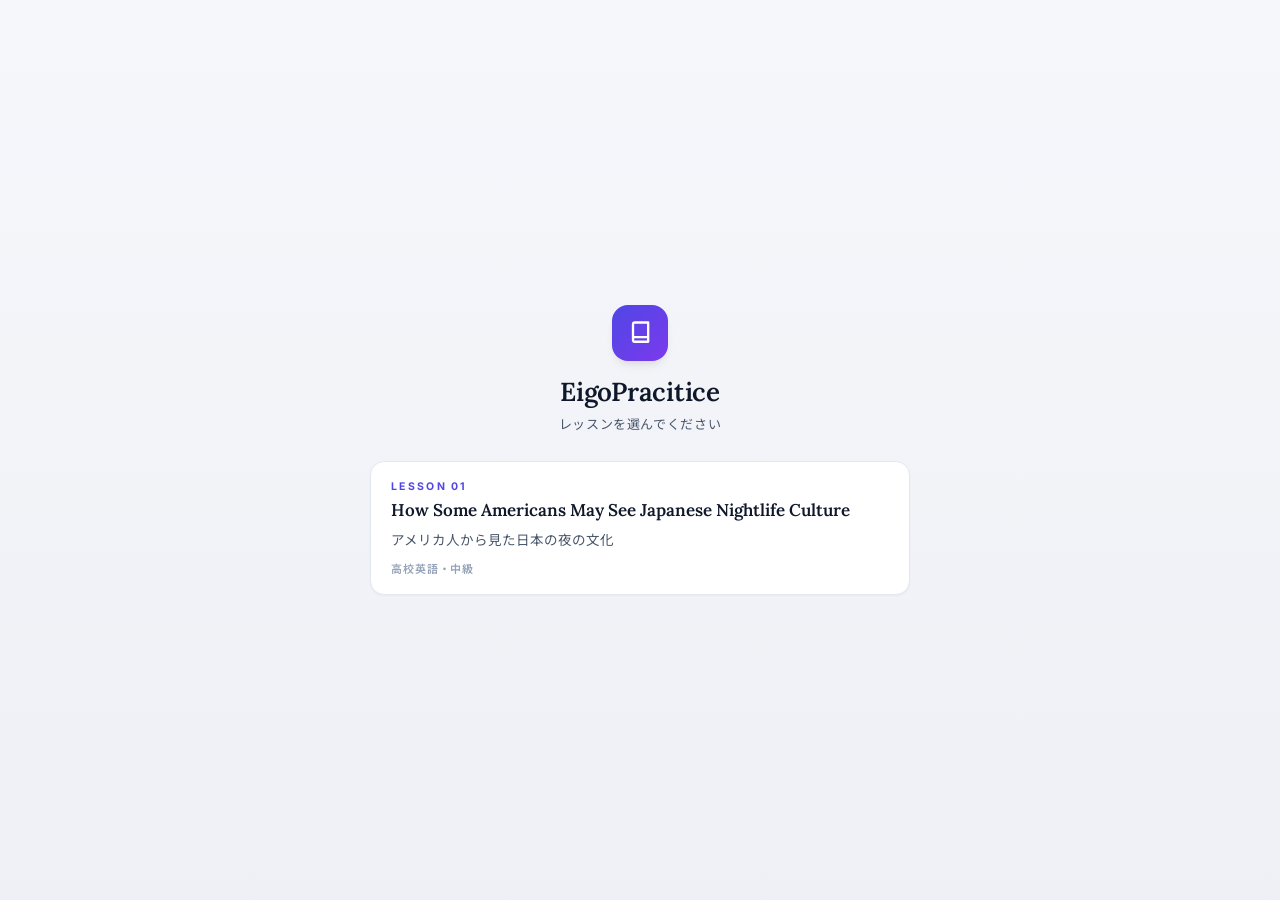
<file: index.html>
<!doctype html>
<html lang="ja">
<head>
  <meta charset="utf-8" />
  <title>EigoPracitice</title>
  <script>
    // Always redirect to /web/ with a unique timestamp so the HTML cache
    // is bypassed on every visit. The friend never has to clear cache.
    location.replace("web/?v=" + Date.now());
  </script>
  <noscript><meta http-equiv="refresh" content="0; url=web/" /></noscript>
</head>
<body>
  <noscript><p>JavaScript を有効にしてください。<a href="web/">こちらをクリック</a></p></noscript>
</body>
</html>
</file>
<file: web/styles.css>
/* ========================================================================
   EigoPracitice — landscape-first study UI
   ======================================================================== */

:root {
  --bg: #f6f7fb;
  --surface: #ffffff;
  --surface-2: #f1f5f9;
  --surface-3: #e2e8f0;
  --border: #e2e8f0;
  --border-strong: #cbd5e1;

  --text: #0f172a;
  --text-muted: #475569;
  --text-faint: #94a3b8;

  --accent: #4f46e5;
  --accent-strong: #4338ca;
  --accent-soft: #eef2ff;
  --accent-ring: rgba(79, 70, 229, 0.18);

  --highlight-bg: #fef3c7;
  --highlight-bar: #f59e0b;

  --success: #16a34a;
  --success-soft: #dcfce7;
  --success-strong: #15803d;
  --danger: #dc2626;
  --danger-soft: #fee2e2;
  --danger-strong: #b91c1c;

  /* Sentence-pattern role colors */
  --role-S: #1d4ed8;
  --role-S-soft: #dbeafe;
  --role-V: #b91c1c;
  --role-V-soft: #fee2e2;
  --role-O: #15803d;
  --role-O-soft: #dcfce7;
  --role-C: #7c3aed;
  --role-C-soft: #ede9fe;
  --role-M: #64748b;
  --role-expl: #94a3b8;

  --shadow-xs: 0 1px 2px rgba(15, 23, 42, 0.04);
  --shadow-sm: 0 1px 2px rgba(15, 23, 42, 0.04), 0 1px 3px rgba(15, 23, 42, 0.06);
  --shadow-md: 0 4px 6px -1px rgba(15, 23, 42, 0.05), 0 8px 16px -8px rgba(15, 23, 42, 0.10);
  --shadow-lg: 0 10px 15px -3px rgba(15, 23, 42, 0.10), 0 20px 25px -5px rgba(15, 23, 42, 0.10);

  --radius-sm: 6px;
  --radius: 10px;
  --radius-lg: 14px;
  --radius-pill: 999px;

  --sb-w: 168px;
  --header-h: 48px;
  --legend-h: 32px;

  --font-sans: "Inter", "Noto Sans JP", -apple-system, BlinkMacSystemFont, "Segoe UI", "Hiragino Sans", "Yu Gothic UI", "Meiryo", system-ui, sans-serif;
  --font-serif: "Lora", "Iowan Old Style", "Charter", "Source Serif Pro", Cambria, Georgia, serif;
  --font-mono: ui-monospace, "SF Mono", "Cascadia Code", Menlo, Consolas, monospace;
}

*, *::before, *::after { box-sizing: border-box; }
html, body { margin: 0; padding: 0; height: 100%; }
html { -webkit-text-size-adjust: 100%; }
body {
  font-family: var(--font-sans);
  font-size: 15px;
  color: var(--text);
  background: var(--bg);
  -webkit-font-smoothing: antialiased;
  -moz-osx-font-smoothing: grayscale;
  overscroll-behavior: none;
  display: flex;
  height: 100vh;
  height: 100dvh;
  padding-left: env(safe-area-inset-left);
  padding-right: env(safe-area-inset-right);
}

button { font: inherit; color: inherit; cursor: pointer; -webkit-tap-highlight-color: transparent; }
::selection { background: var(--accent-soft); color: var(--text); }

kbd {
  font-family: var(--font-mono);
  font-size: 11px;
  font-weight: 600;
  background: var(--surface);
  border: 1px solid var(--border-strong);
  border-bottom-width: 2px;
  border-radius: 5px;
  padding: 1px 6px;
  color: var(--text-muted);
  box-shadow: var(--shadow-xs);
  display: inline-block;
  line-height: 1.4;
}

/* Custom scrollbar */
.passage-card, .passage-prose, .vocab-grid, .grammar-list, .quiz-list, .discussion-list {
  scrollbar-width: thin;
  scrollbar-color: var(--surface-3) transparent;
}
.passage-card::-webkit-scrollbar,
.passage-prose::-webkit-scrollbar,
.vocab-grid::-webkit-scrollbar,
.grammar-list::-webkit-scrollbar,
.quiz-list::-webkit-scrollbar,
.discussion-list::-webkit-scrollbar { width: 8px; height: 8px; }
.passage-card::-webkit-scrollbar-thumb,
.passage-prose::-webkit-scrollbar-thumb,
.vocab-grid::-webkit-scrollbar-thumb,
.grammar-list::-webkit-scrollbar-thumb,
.quiz-list::-webkit-scrollbar-thumb,
.discussion-list::-webkit-scrollbar-thumb {
  background: var(--surface-3);
  border-radius: var(--radius-pill);
}

/* ========================================================================
   Sidebar
   ======================================================================== */
.sidebar {
  width: var(--sb-w);
  flex-shrink: 0;
  background: var(--surface);
  border-right: 1px solid var(--border);
  display: flex;
  flex-direction: column;
  height: 100%;
  user-select: none;
}

.brand {
  padding: 0;
  border-bottom: 1px solid var(--border);
}
.brand-row {
  display: flex;
  align-items: center;
  gap: 10px;
  width: 100%;
  padding: 12px 14px 10px;
  background: transparent;
  border: 0;
  text-align: left;
  font-family: inherit;
  color: inherit;
  cursor: pointer;
  -webkit-tap-highlight-color: transparent;
  transition: background-color .12s;
}
.brand-back:hover { background: var(--surface-2); }
.brand-back:active { background: var(--surface-3); }
.brand-mark {
  width: 32px; height: 32px;
  border-radius: var(--radius);
  background: linear-gradient(135deg, var(--accent), #7c3aed);
  color: #fff;
  display: grid; place-items: center;
  box-shadow: var(--shadow-sm);
  flex-shrink: 0;
}
.brand-text { min-width: 0; flex: 1; }
.brand-name { font-size: 13px; font-weight: 700; letter-spacing: -0.01em; line-height: 1.1; }
.brand-sub {
  font-size: 11px; color: var(--text-muted); margin-top: 2px;
  line-height: 1.2;
  overflow: hidden; text-overflow: ellipsis; white-space: nowrap;
}

.tabs {
  display: flex; flex-direction: column;
  padding: 8px;
  gap: 2px;
  flex: 1;
}
.tab {
  display: flex; align-items: center; gap: 10px;
  height: 44px;
  padding: 0 10px 0 12px;
  border: 0;
  background: transparent;
  border-radius: var(--radius);
  font-size: 14px; font-weight: 500;
  color: var(--text-muted);
  text-align: left;
  transition: background-color .12s ease, color .12s ease;
  position: relative;
}
.tab span:not(.tab-key) { flex: 1; }
.tab .tab-key {
  font-family: var(--font-mono);
  font-size: 10px;
  font-weight: 600;
  color: var(--text-faint);
  background: var(--surface-2);
  border: 1px solid var(--border);
  border-radius: 4px;
  padding: 1px 5px;
  line-height: 1.3;
}
.tab:hover { background: var(--surface-2); color: var(--text); }
.tab:active { transform: translateY(0.5px); }
.tab.active {
  background: var(--accent-soft);
  color: var(--accent-strong);
  font-weight: 600;
}
.tab.active .tab-icon { color: var(--accent); }
.tab.active .tab-key { background: #fff; border-color: #c7d2fe; color: var(--accent); }
.tab-icon { color: var(--text-faint); transition: color .12s ease; flex-shrink: 0; }
.tab:hover .tab-icon { color: var(--text-muted); }

.sidebar-footer {
  padding: 8px;
  border-top: 1px solid var(--border);
}
.footer-btn {
  display: flex; align-items: center; gap: 8px;
  width: 100%;
  height: 36px;
  padding: 0 12px;
  border: 0;
  background: transparent;
  border-radius: var(--radius);
  font-size: 12px; font-weight: 500;
  color: var(--text-muted);
  transition: background-color .12s, color .12s;
}
.footer-btn:hover { background: var(--surface-2); color: var(--text); }

/* ========================================================================
   Main content
   ======================================================================== */
.content {
  flex: 1;
  min-width: 0;
  display: flex;
  flex-direction: column;
  height: 100%;
  overflow: hidden;
}

.panel {
  display: none;
  flex: 1;
  min-height: 0;
  flex-direction: column;
}
.panel.active { display: flex; }

.panel-header {
  display: flex;
  align-items: center;
  justify-content: space-between;
  gap: 16px;
  height: var(--header-h);
  padding: 0 18px;
  border-bottom: 1px solid var(--border);
  background: var(--surface);
  flex-shrink: 0;
}
.panel-title {
  margin: 0;
  font-size: 14px;
  font-weight: 600;
  letter-spacing: -0.005em;
}
.panel-controls {
  display: flex; align-items: center; gap: 14px;
  flex-wrap: wrap;
  justify-content: flex-end;
}

/* Toggle button (replaces switch — easier to tap, more tactile) */
.toggle-btn {
  display: inline-flex;
  align-items: center;
  gap: 6px;
  height: 34px;
  min-width: 56px;
  padding: 0 14px;
  border: 1px solid var(--border-strong);
  border-radius: var(--radius);
  background: var(--surface);
  color: var(--text-muted);
  font-family: inherit;
  font-size: 13px;
  font-weight: 600;
  letter-spacing: 0.01em;
  cursor: pointer;
  user-select: none;
  -webkit-tap-highlight-color: transparent;
  transition: background-color .12s, color .12s, border-color .12s, box-shadow .12s, transform .08s;
  box-shadow: 0 1px 0 rgba(15, 23, 42, 0.04), inset 0 -1px 0 rgba(15, 23, 42, 0.04);
}
.toggle-btn:hover {
  background: var(--surface-2);
  color: var(--text);
  border-color: var(--border-strong);
}
.toggle-btn:active {
  transform: translateY(1px);
  box-shadow: inset 0 1px 2px rgba(15, 23, 42, 0.08);
}
.toggle-btn.active {
  background: var(--accent-soft);
  border-color: #c7d2fe;
  color: var(--accent-strong);
  box-shadow: inset 0 1px 2px rgba(79, 70, 229, 0.12);
}
.toggle-btn.active:hover { background: #e0e7ff; }
.toggle-btn:focus-visible { outline: 2px solid var(--accent); outline-offset: 2px; }

/* Counter / score */
.counter, .score {
  font-size: 12px;
  font-weight: 600;
  color: var(--text-muted);
  background: var(--surface-2);
  padding: 4px 10px;
  border-radius: var(--radius-pill);
  letter-spacing: 0.02em;
  font-variant-numeric: tabular-nums;
}
.score.has-progress { background: var(--accent-soft); color: var(--accent-strong); }

/* Buttons */
.btn {
  display: inline-flex; align-items: center; justify-content: center; gap: 6px;
  height: 32px;
  padding: 0 12px;
  border: 1px solid transparent;
  border-radius: var(--radius);
  font-size: 13px; font-weight: 500;
  background: transparent; color: var(--text-muted);
  transition: background-color .12s, color .12s, border-color .12s;
}
.btn-ghost:hover { background: var(--surface-2); color: var(--text); }
.btn-link {
  background: transparent; color: var(--accent); border: 0;
  height: 28px; padding: 0 6px;
  font-size: 13px; font-weight: 500;
  border-radius: var(--radius-sm);
}
.btn-link:hover { background: var(--accent-soft); }

.icon-btn {
  width: 28px; height: 28px;
  display: grid; place-items: center;
  border: 0;
  background: transparent;
  border-radius: var(--radius-sm);
  color: var(--text-muted);
}
.icon-btn:hover { background: var(--surface-2); color: var(--text); }

/* ========================================================================
   Legend (passage panel) — collapsed height to avoid layout jump
   ======================================================================== */
.legend {
  display: flex;
  align-items: center;
  gap: 14px;
  height: 0;
  padding: 0 18px;
  background: var(--surface);
  border-bottom: 0 solid var(--border);
  font-size: 11.5px;
  color: var(--text-muted);
  font-weight: 500;
  flex-shrink: 0;
  overflow: hidden;
  scrollbar-width: none;
  white-space: nowrap;
  transition: height .15s ease, border-bottom-width .15s ease;
}
.legend::-webkit-scrollbar { display: none; }
.legend.visible {
  height: var(--legend-h);
  border-bottom-width: 1px;
  overflow-x: auto;
}

.legend-item { display: inline-flex; align-items: center; gap: 5px; }
.legend-dot {
  width: 8px; height: 8px;
  border-radius: 2px;
  flex-shrink: 0;
}
.legend-S .legend-dot { background: var(--role-S); }
.legend-V .legend-dot { background: var(--role-V); }
.legend-O .legend-dot { background: var(--role-O); }
.legend-C .legend-dot { background: var(--role-C); }
.legend-M .legend-dot { background: var(--role-M); }
.legend-S { color: var(--role-S); }
.legend-V { color: var(--role-V); }
.legend-O { color: var(--role-O); }
.legend-C { color: var(--role-C); }
.legend-M { color: var(--role-M); }
.legend-hint {
  margin-left: auto;
  color: var(--text-faint);
  font-size: 11px;
  font-weight: 400;
}

/* ========================================================================
   Passage tab — flashcard stage (one sentence at a time, reveal-on-demand)
   ======================================================================== */
.passage-stage {
  flex: 1; min-height: 0;
  display: grid;
  grid-template-columns: 64px 1fr 64px;
  grid-template-rows: 1fr auto auto;
  background: linear-gradient(180deg, #fcfaf6 0%, #f6f4ee 100%);
  position: relative;
  overflow: hidden;
}

.card-nav {
  appearance: none;
  border: 0;
  background: transparent;
  color: var(--text-faint);
  display: flex;
  align-items: center;
  justify-content: center;
  cursor: pointer;
  -webkit-tap-highlight-color: transparent;
  transition: background-color .12s, color .12s;
  user-select: none;
}
.card-nav-prev { grid-row: 1; grid-column: 1; border-right: 1px solid rgba(15, 23, 42, 0.04); }
.card-nav-next { grid-row: 1; grid-column: 3; border-left: 1px solid rgba(15, 23, 42, 0.04); }
.card-nav:hover { background: rgba(15, 23, 42, 0.04); color: var(--accent); }
.card-nav:active { background: rgba(15, 23, 42, 0.08); }
.card-nav:disabled { opacity: 0.2; cursor: default; }
.card-nav:disabled:hover { background: transparent; color: var(--text-faint); }

.passage-card {
  grid-row: 1; grid-column: 2;
  display: flex;
  flex-direction: column;
  justify-content: center;
  align-items: center;
  text-align: center;
  padding: 18px 24px;
  cursor: pointer;
  -webkit-tap-highlight-color: transparent;
  user-select: none;
  position: relative;
  overflow-y: auto;
}

.card-num {
  font-size: clamp(20px, 3.6vh, 28px);
  font-weight: 600;
  color: var(--accent);
  font-family: var(--font-sans);
  line-height: 1;
  margin-bottom: 14px;
  letter-spacing: 0;
}

.card-en {
  font-family: var(--font-serif);
  font-size: clamp(19px, 4.2vh, 30px);
  line-height: 1.45;
  font-weight: 500;
  color: var(--text);
  letter-spacing: 0.005em;
  max-width: 640px;
  margin: 0 0 14px;
}
.card-ja {
  font-size: clamp(13px, 2.4vh, 17px);
  line-height: 1.7;
  color: var(--text-muted);
  max-width: 600px;
  margin: 0 0 14px;
  font-family: "Noto Sans JP", "Hiragino Sans", "Yu Gothic", sans-serif;
  display: none; /* hidden by default — revealed on demand */
}
.passage.ja-revealed .card-ja { display: block; }

.card-pattern {
  font-family: var(--font-sans);
  font-size: 11px;
  font-weight: 700;
  letter-spacing: 0.12em;
  color: var(--accent-strong);
  background: var(--accent-soft);
  padding: 4px 12px;
  border-radius: var(--radius-pill);
  display: none; /* hidden until structure revealed */
}
.passage.show-structure .card-pattern { display: inline-block; }
.card-pattern .pattern-note {
  display: inline-block;
  margin-left: 8px;
  padding-left: 8px;
  border-left: 1px solid rgba(67, 56, 202, 0.25);
  font-weight: 500;
  letter-spacing: 0.02em;
  color: var(--accent);
  text-transform: none;
}
.card-pattern:empty { display: none; }

.card-actions {
  grid-row: 2; grid-column: 1 / -1;
  display: flex;
  justify-content: center;
  align-items: center;
  gap: 14px;
  padding: 14px 18px 14px;
  background: linear-gradient(180deg, transparent 0%, rgba(252, 250, 246, 0.85) 30%, #fcfaf6 100%);
  flex-wrap: wrap;
}
.card-actions[hidden] { display: none !important; }

.reveal-btn {
  appearance: none;
  border: 0;
  height: 48px;
  padding: 0 22px;
  font-size: 15px;
  font-weight: 600;
  letter-spacing: 0.04em;
  color: #fff;
  background: linear-gradient(135deg, var(--accent), #7c3aed);
  border-radius: var(--radius-lg);
  cursor: pointer;
  -webkit-tap-highlight-color: transparent;
  box-shadow: 0 4px 14px rgba(79, 70, 229, 0.28);
  transition: transform .08s, box-shadow .15s, background .15s, color .15s;
  font-family: inherit;
  display: inline-flex;
  align-items: center;
  gap: 8px;
  user-select: none;
}
.reveal-btn:hover { box-shadow: 0 6px 18px rgba(79, 70, 229, 0.36); }
.reveal-btn:active { transform: translateY(1px); box-shadow: 0 2px 8px rgba(79, 70, 229, 0.25); }
.reveal-btn:focus-visible { outline: 3px solid var(--accent-ring); outline-offset: 2px; }

.reveal-btn.revealed {
  background: var(--surface);
  color: var(--text-muted);
  box-shadow: inset 0 0 0 1px var(--border-strong), 0 1px 2px rgba(15, 23, 42, 0.04);
  font-weight: 500;
}
.reveal-btn.revealed:hover {
  color: var(--text);
  background: var(--surface-2);
  box-shadow: inset 0 0 0 1px var(--border-strong), 0 1px 2px rgba(15, 23, 42, 0.04);
}
.reveal-btn .reveal-icon {
  display: inline-flex;
  align-items: center;
  justify-content: center;
}

.card-progress {
  grid-row: 3; grid-column: 1 / -1;
  display: flex;
  align-items: center;
  gap: 14px;
  padding: 10px 18px 12px;
  border-top: 1px solid rgba(15, 23, 42, 0.06);
  background: rgba(255, 255, 255, 0.6);
  backdrop-filter: blur(4px);
  -webkit-backdrop-filter: blur(4px);
}
.card-progress-num {
  font-size: 12px;
  font-weight: 600;
  color: var(--text-muted);
  font-variant-numeric: tabular-nums;
  font-family: var(--font-sans);
  min-width: 64px;
  text-align: center;
}
.card-progress-bar {
  flex: 1;
  height: 4px;
  background: rgba(15, 23, 42, 0.08);
  border-radius: var(--radius-pill);
  overflow: hidden;
  max-width: 480px;
  margin: 0 auto;
}
.card-progress-fill {
  height: 100%;
  background: linear-gradient(90deg, var(--accent), #7c3aed);
  border-radius: var(--radius-pill);
  transition: width .3s cubic-bezier(0.22, 1, 0.36, 1);
}

.card-num, .card-en, .card-ja, .card-pattern {
  transition: opacity .22s ease, transform .22s ease;
}
.passage-card.transitioning .card-num,
.passage-card.transitioning .card-en,
.passage-card.transitioning .card-ja,
.passage-card.transitioning .card-pattern {
  opacity: 0;
  transform: translateY(4px);
}

/* ----- Tap-to-jot annotation (handwritten note style) -----
   Each word is its own small tap target. Adjacent same-role words
   visually form a phrase. */
.card-en .word.jot-target {
  display: inline-block;
  position: relative;
  cursor: pointer;
  padding: 0 2px 22px;
  margin: 0;
  border-radius: 4px;
  -webkit-tap-highlight-color: transparent;
  transition: background-color .12s;
  vertical-align: baseline;
  user-select: none;
  -webkit-user-select: none;
  touch-action: none;
}
.card-en .word.jot-target:hover {
  background: rgba(79, 70, 229, 0.06);
}
.card-en .word.jot-target.painting {
  background: rgba(79, 70, 229, 0.12);
}

.card-en .word.jot-target .jot {
  position: absolute;
  bottom: 0;
  left: 0;
  right: 0;
  text-align: center;
  font-family: "Caveat", "Noteworthy", "Bradley Hand", cursive;
  font-size: 17px;
  font-weight: 700;
  line-height: 1;
  letter-spacing: 0.04em;
  color: var(--text-faint);
  pointer-events: none;
  transform: rotate(-2deg);
  transition: color .15s, opacity .15s;
  white-space: nowrap;
  text-decoration: none;
}
.card-en .word.jot-target[data-jot=""] .jot::before {
  content: "·";
  opacity: 0.22;
  font-family: var(--font-sans);
  font-size: 14px;
  letter-spacing: 0;
  transform: rotate(0);
}

/* Role color → underline (::after pseudo for Safari/mobile compatibility).
   Specificity note: the role-color rules below MUST win, so the base rule
   here uses minimal selectors. The line is invisible (transparent) by
   default and gains color only when data-jot is set to a role. */
.card-en .word.jot-target::after {
  content: "";
  position: absolute;
  left: 0;
  right: 0;
  bottom: 18px;
  height: 2px;
  border-radius: 1px;
  pointer-events: none;
  background: transparent;
}
/* JS adds .extend-left / .extend-right when adjacent word has SAME role,
   so the line only bridges same-role neighbors. Different roles stay
   separated by the natural whitespace gap. */
.card-en .word.jot-target.extend-left::after {
  left: -10px;
  border-top-left-radius: 0;
  border-bottom-left-radius: 0;
}
.card-en .word.jot-target.extend-right::after {
  right: -10px;
  border-top-right-radius: 0;
  border-bottom-right-radius: 0;
}
.card-en .word.jot-target[data-jot="S"]::after { background: var(--role-S); }
.card-en .word.jot-target[data-jot="V"]::after { background: var(--role-V); }
.card-en .word.jot-target[data-jot="O"]::after { background: var(--role-O); }
.card-en .word.jot-target[data-jot="C"]::after { background: var(--role-C); }
.card-en .word.jot-target[data-jot="M"]::after { background: var(--role-M); }

.card-en .word.jot-target[data-jot="S"] .jot { color: var(--role-S); }
.card-en .word.jot-target[data-jot="V"] .jot { color: var(--role-V); }
.card-en .word.jot-target[data-jot="O"] .jot { color: var(--role-O); }
.card-en .word.jot-target[data-jot="C"] .jot { color: var(--role-C); }
.card-en .word.jot-target[data-jot="M"] .jot { color: var(--role-M); }

/* Adjacent same-role: hide subsequent labels (only first in a run shows) */
.card-en .word.jot-target.dup-jot .jot { display: none; }

@media (orientation: landscape) and (max-height: 380px) {
  .card-en .word.jot-target { padding-bottom: 19px; }
  .card-en .word.jot-target[data-jot]:not([data-jot=""])::after { bottom: 15px; }
  .card-en .word.jot-target .jot { font-size: 14px; }
}

@media (orientation: landscape) and (max-height: 380px) {
  .passage-stage { grid-template-columns: 48px 1fr 48px; }
  .card-num { font-size: 18px; margin-bottom: 6px; }
  .card-en { font-size: 18px; line-height: 1.4; margin-bottom: 8px; }
  .card-ja { font-size: 13px; line-height: 1.55; margin-bottom: 10px; }
  .card-pattern { font-size: 10px; padding: 3px 10px; }
  .passage-card { padding: 8px 12px; }
  .card-progress { padding: 6px 14px 8px; }
  .card-actions { padding: 8px 14px; gap: 10px; }
  .reveal-btn { height: 40px; padding: 0 16px; font-size: 13.5px; }
}

/* ========================================================================
   Prose tab — book-style reading layout
   ======================================================================== */
.passage-prose {
  flex: 1;
  min-height: 0;
  overflow-y: auto;
  padding: 32px 24px 80px;
  background: #fcfaf6; /* warm paper tone */
  display: block;
}

.prose-book {
  max-width: 640px;
  margin: 0 auto;
}

.prose-title {
  margin: 0 0 4px;
  font-family: var(--font-serif);
  font-size: 24px;
  font-weight: 600;
  line-height: 1.3;
  letter-spacing: -0.005em;
  text-align: center;
  color: var(--text);
}

.prose-title-ja {
  margin: 0 0 14px;
  text-align: center;
  font-family: "Noto Sans JP", "Hiragino Sans", "Yu Gothic", sans-serif;
  font-size: 14.5px;
  font-weight: 500;
  color: var(--text-muted);
  line-height: 1.55;
  letter-spacing: 0.01em;
}

.prose-meta {
  text-align: center;
  font-size: 10.5px;
  color: var(--text-faint);
  letter-spacing: 0.22em;
  text-transform: uppercase;
  margin-bottom: 26px;
  font-weight: 700;
}

.prose-divider {
  border: 0;
  border-top: 1px solid var(--border-strong);
  width: 56px;
  margin: 24px auto 32px;
}

.prose-section-label {
  display: flex;
  align-items: center;
  gap: 14px;
  margin: 40px 0 22px;
  color: var(--text-faint);
  font-size: 10.5px;
  letter-spacing: 0.22em;
  text-transform: uppercase;
  font-weight: 700;
  font-family: var(--font-sans);
}
.prose-section-label::before,
.prose-section-label::after {
  content: "";
  flex: 1;
  height: 1px;
  background: var(--border-strong);
}

/* ----- Prose paragraph blocks (per-paragraph EN + reveal JA) ----- */
.prose-modes {
  display: flex;
  justify-content: center;
  gap: 6px;
  margin: 0 0 28px;
  padding: 4px;
  background: var(--surface-2);
  border-radius: var(--radius-pill);
  align-self: center;
  width: fit-content;
  margin-left: auto;
  margin-right: auto;
}
.prose-mode-btn {
  appearance: none;
  border: 0;
  background: transparent;
  font-family: inherit;
  font-size: 12.5px;
  font-weight: 600;
  color: var(--text-muted);
  padding: 6px 16px;
  border-radius: var(--radius-pill);
  cursor: pointer;
  -webkit-tap-highlight-color: transparent;
  transition: background-color .12s, color .12s, box-shadow .12s;
  letter-spacing: 0.02em;
}
.prose-mode-btn:hover:not(.active) { color: var(--text); }
.prose-mode-btn.active {
  background: var(--surface);
  color: var(--accent-strong);
  box-shadow: var(--shadow-xs);
}

.prose-paragraph {
  margin-bottom: 22px;
}

.para-en {
  margin: 0;
  font-family: var(--font-serif);
  font-size: 16.5px;
  line-height: 1.85;
  color: #1a1a1a;
  text-align: justify;
  hyphens: auto;
  -webkit-hyphens: auto;
  text-indent: 1.4em;
}
.prose-paragraph:first-of-type .para-en { text-indent: 0; }
.prose-book.mode-en .prose-paragraph:first-of-type .para-en::first-letter,
.prose-book.mode-bilingual .prose-paragraph:first-of-type .para-en::first-letter {
  font-family: var(--font-serif);
  font-size: 3.2em;
  float: left;
  line-height: 0.9;
  padding: 6px 10px 0 0;
  font-weight: 600;
  color: var(--accent-strong);
}

.para-ja {
  margin: 12px 0 0;
  padding: 10px 14px;
  font-family: "Noto Sans JP", "Hiragino Sans", "Yu Gothic", sans-serif;
  font-size: 14.5px;
  line-height: 1.95;
  color: #2c2c2c;
  border-left: 3px solid var(--accent-soft);
  background: rgba(238, 242, 255, 0.4);
  border-radius: 0 var(--radius) var(--radius) 0;
}

.para-reveal-ja {
  appearance: none;
  display: inline-flex;
  align-items: center;
  gap: 6px;
  margin-top: 10px;
  border: 1px solid var(--border-strong);
  background: var(--surface);
  font-family: inherit;
  font-size: 12.5px;
  font-weight: 600;
  color: var(--text-muted);
  padding: 6px 14px;
  border-radius: var(--radius-pill);
  cursor: pointer;
  -webkit-tap-highlight-color: transparent;
  transition: background-color .12s, color .12s, border-color .12s;
}
.para-reveal-ja:hover {
  background: var(--accent-soft);
  color: var(--accent-strong);
  border-color: #c7d2fe;
}
.prose-paragraph.revealed .para-reveal-ja {
  background: var(--accent-soft);
  color: var(--accent-strong);
  border-color: #c7d2fe;
}

/* Mode visibility */
.prose-book.mode-en .para-ja { display: none; }
.prose-book.mode-en .prose-paragraph.revealed .para-ja { display: block; }

.prose-book.mode-bilingual .para-reveal-ja { display: none; }
.prose-book.mode-bilingual .para-ja { display: block; margin-top: 14px; }

.prose-book.mode-ja .para-en,
.prose-book.mode-ja .para-reveal-ja,
.prose-book.mode-ja .prose-title { display: none; }
.prose-book.mode-ja .para-ja {
  display: block;
  margin-top: 0;
  padding: 0;
  border-left: 0;
  background: transparent;
  font-size: 15.5px;
  line-height: 2;
  margin-bottom: 1.2em;
}
.prose-book.mode-ja .prose-title-ja {
  font-size: 22px;
  font-weight: 700;
  color: var(--text);
  margin-bottom: 14px;
}

@media (orientation: landscape) and (max-height: 380px) {
  .passage-prose { padding: 20px 20px 56px; }
  .prose-title { font-size: 19px; }
  .prose-body-en { font-size: 15.5px; line-height: 1.75; }
  .prose-body-ja { font-size: 13.5px; line-height: 1.9; }
  .prose-body-en p:first-of-type::first-letter { font-size: 2.8em; }
}

/* ----- Structure segment styling ----- */
.seg {
  display: inline;
  transition: color .15s ease, background-color .15s ease;
  text-decoration: none !important;
  border-bottom: 0 !important;
}

/* M / expletive baseline (always when structure is shown — applies to both EN and JA) */
.passage.show-structure .seg-M { color: var(--role-M); }
.passage.show-structure .seg-expl { color: var(--role-expl); font-style: italic; }

/* Color (no underline — color alone differentiates roles) */
.passage.show-structure.with-color .seg-S { color: var(--role-S); }
.passage.show-structure.with-color .seg-V { color: var(--role-V); font-weight: 700; }
.passage.show-structure.with-color .seg-O { color: var(--role-O); }
.passage.show-structure.with-color .seg-C { color: var(--role-C); }

/* Brackets — Japanese-school grammar convention:
   S → ( )   V → underline   O → [ ]   C → 〈 〉   M → no bracket
   Pure inline ::before/::after to avoid layout shift on toggle. */
.passage.show-structure.with-brackets .seg-S::before,
.passage.show-structure.with-brackets .seg-S::after,
.passage.show-structure.with-brackets .seg-O::before,
.passage.show-structure.with-brackets .seg-O::after,
.passage.show-structure.with-brackets .seg-C::before,
.passage.show-structure.with-brackets .seg-C::after {
  font-family: var(--font-sans);
  font-weight: 800;
}
.passage.show-structure.with-brackets .seg-S::before { content: "("; margin-right: 1px; color: var(--role-S); }
.passage.show-structure.with-brackets .seg-S::after  { content: ")"; margin-left: 1px;  color: var(--role-S); }
.passage.show-structure.with-brackets .seg-O::before { content: "["; margin-right: 1px; color: var(--role-O); }
.passage.show-structure.with-brackets .seg-O::after  { content: "]"; margin-left: 1px;  color: var(--role-O); }
.passage.show-structure.with-brackets .seg-C::before { content: "\3008"; margin-right: 1px; color: var(--role-C); }
.passage.show-structure.with-brackets .seg-C::after  { content: "\3009"; margin-left: 1px;  color: var(--role-C); }

.passage.show-structure.with-brackets .seg-V {
  font-weight: 700;
}

/* Legend: when bracket mode on, prepend bracket characters next to S/V/O/C */
.legend.with-brackets .legend-S::before { content: "( )"; color: var(--role-S); font-weight: 800; margin-right: 4px; font-family: var(--font-sans); }
.legend.with-brackets .legend-O::before { content: "[ ]"; color: var(--role-O); font-weight: 800; margin-right: 4px; font-family: var(--font-sans); }
.legend.with-brackets .legend-C::before { content: "\3008 \3009"; color: var(--role-C); font-weight: 800; margin-right: 4px; font-family: var(--font-sans); }
.legend.with-brackets .legend-V::before { content: "V"; color: var(--role-V); font-weight: 800; margin-right: 4px; }

/* ========================================================================
   Vocab
   ======================================================================== */
.vocab-grid {
  flex: 1; min-height: 0;
  overflow-y: auto;
  padding: 14px 18px 24px;
  display: grid;
  grid-template-columns: repeat(2, minmax(0, 1fr));
  gap: 10px 14px;
  align-content: start;
}
.vocab-card {
  background: var(--surface);
  border: 1px solid var(--border);
  border-radius: var(--radius);
  padding: 10px 14px;
  display: flex;
  align-items: baseline;
  justify-content: space-between;
  gap: 12px;
  transition: border-color .12s ease, transform .08s ease, background-color .12s ease;
  cursor: pointer;
  -webkit-tap-highlight-color: transparent;
  user-select: none;
}
.vocab-card:hover { border-color: var(--border-strong); }
.vocab-card:active { transform: translateY(0.5px); }
.vocab-card.flipped { background: var(--accent-soft); border-color: #c7d2fe; }
.vocab-card .word {
  font-family: var(--font-serif);
  font-size: 16px;
  font-weight: 600;
  letter-spacing: 0.005em;
}
.vocab-card .meaning {
  font-size: 13.5px;
  color: var(--text-muted);
  text-align: right;
  line-height: 1.4;
}
.vocab-grid.hide-meaning .vocab-card:not(.flipped) .meaning { visibility: hidden; }
.vocab-grid.hide-meaning .vocab-card:not(.flipped)::after {
  content: "タップで表示";
  font-size: 11px;
  color: var(--text-faint);
  position: absolute;
}
.vocab-card { position: relative; }
.vocab-grid.hide-meaning .vocab-card:not(.flipped)::after {
  position: static;
  font-size: 11px;
  color: var(--text-faint);
}

/* ========================================================================
   Grammar
   ======================================================================== */
.grammar-list {
  flex: 1; min-height: 0;
  overflow-y: auto;
  padding: 14px 18px 24px;
  display: flex;
  flex-direction: column;
  gap: 12px;
}
.grammar-card {
  background: var(--surface);
  border: 1px solid var(--border);
  border-radius: var(--radius-lg);
  padding: 14px 16px 16px;
  box-shadow: var(--shadow-xs);
}
.grammar-card .gh {
  display: flex; align-items: center; gap: 10px;
  margin-bottom: 8px;
}
.grammar-card .gh-num {
  width: 24px; height: 24px;
  border-radius: 50%;
  background: var(--accent-soft);
  color: var(--accent-strong);
  display: grid; place-items: center;
  font-size: 12px; font-weight: 700;
  font-variant-numeric: tabular-nums;
  flex-shrink: 0;
}
.grammar-card .gh-title {
  font-family: var(--font-serif);
  font-size: 16px;
  font-weight: 600;
}
.grammar-card .desc {
  margin: 0 0 10px;
  font-size: 13.5px;
  color: var(--text-muted);
  line-height: 1.7;
}
.grammar-card .ex {
  background: var(--surface-2);
  border-radius: var(--radius);
  padding: 10px 12px;
  border-left: 3px solid var(--accent);
}
.grammar-card .ex-en {
  margin: 0;
  font-family: var(--font-serif);
  font-style: italic;
  font-size: 14.5px;
  line-height: 1.5;
}
.grammar-card .ex-ja {
  margin: 6px 0 0;
  font-size: 13px;
  color: var(--text-muted);
  line-height: 1.6;
}

/* ========================================================================
   Quiz
   ======================================================================== */
.quiz-list {
  flex: 1; min-height: 0;
  overflow-y: auto;
  padding: 14px 18px 24px;
  display: flex;
  flex-direction: column;
  gap: 14px;
}
.quiz-card {
  background: var(--surface);
  border: 1px solid var(--border);
  border-radius: var(--radius-lg);
  padding: 14px 16px;
  box-shadow: var(--shadow-xs);
}
.quiz-card .qh {
  display: flex; align-items: flex-start; gap: 10px;
  margin-bottom: 12px;
}
.quiz-card .q-num {
  width: 24px; height: 24px;
  border-radius: 50%;
  background: var(--surface-2);
  color: var(--text-muted);
  display: grid; place-items: center;
  font-size: 11px; font-weight: 700;
  font-variant-numeric: tabular-nums;
  flex-shrink: 0; margin-top: 1px;
}
.quiz-card.solved-correct .q-num { background: var(--success-soft); color: var(--success-strong); }
.quiz-card.solved-wrong .q-num { background: var(--danger-soft); color: var(--danger-strong); }
.quiz-card .q-text {
  font-family: var(--font-serif);
  font-size: 15.5px;
  font-weight: 500;
  line-height: 1.5;
}
.quiz-choices {
  display: grid;
  grid-template-columns: 1fr 1fr;
  gap: 8px;
  margin-bottom: 10px;
}
.choice {
  appearance: none;
  border: 1px solid var(--border);
  background: var(--surface);
  padding: 10px 12px 10px 38px;
  border-radius: var(--radius);
  text-align: left;
  font-size: 13.5px;
  line-height: 1.4;
  color: var(--text);
  position: relative;
  transition: background-color .12s, border-color .12s, color .12s;
  min-height: 44px;
  -webkit-tap-highlight-color: transparent;
}
.choice::before {
  content: attr(data-key);
  position: absolute;
  left: 10px; top: 50%; transform: translateY(-50%);
  width: 22px; height: 22px;
  border-radius: 50%;
  background: var(--surface-2);
  color: var(--text-muted);
  display: grid; place-items: center;
  font-size: 11px; font-weight: 700;
  transition: background-color .12s, color .12s;
}
.choice:hover { background: var(--surface-2); border-color: var(--border-strong); }
.choice.correct { background: var(--success-soft); border-color: var(--success); color: var(--success-strong); }
.choice.correct::before { background: var(--success); color: #fff; }
.choice.wrong { background: var(--danger-soft); border-color: var(--danger); color: var(--danger-strong); }
.choice.wrong::before { background: var(--danger); color: #fff; }
.choice.reveal {
  border-color: var(--success);
  box-shadow: 0 0 0 3px rgba(22, 163, 74, 0.15);
}
.choice:disabled { cursor: default; }

.quiz-actions { display: flex; gap: 6px; justify-content: flex-end; }

/* ========================================================================
   Discussion
   ======================================================================== */
.discussion-list {
  flex: 1; min-height: 0;
  overflow-y: auto;
  padding: 18px 24px 28px 50px;
  margin: 0;
  font-family: var(--font-serif);
  font-size: 16px;
  line-height: 1.7;
  counter-reset: dq;
  list-style: none;
}
.discussion-list li {
  position: relative;
  margin-bottom: 14px;
  padding-left: 8px;
  counter-increment: dq;
}
.discussion-list li::before {
  content: counter(dq);
  position: absolute;
  left: -34px; top: 2px;
  width: 24px; height: 24px;
  border-radius: 50%;
  background: var(--accent-soft);
  color: var(--accent-strong);
  display: grid; place-items: center;
  font-family: var(--font-sans);
  font-size: 12px; font-weight: 700;
}

/* ========================================================================
   Lesson selector — initial screen
   ======================================================================== */
.lesson-selector {
  position: fixed;
  inset: 0;
  background: linear-gradient(180deg, var(--bg) 0%, #eef0f5 100%);
  display: flex;
  align-items: center;
  justify-content: center;
  z-index: 80;
  padding: 28px 20px;
  overflow-y: auto;
}
.lesson-selector.hidden { display: none; }

.selector-content {
  width: 100%;
  max-width: 540px;
}

.selector-header {
  text-align: center;
  margin-bottom: 28px;
}
.selector-brand {
  width: 56px;
  height: 56px;
  border-radius: 16px;
  background: linear-gradient(135deg, var(--accent), #7c3aed);
  display: grid;
  place-items: center;
  color: #fff;
  margin: 0 auto 14px;
  box-shadow: var(--shadow-md);
}
.selector-title {
  margin: 0 0 6px;
  font-family: var(--font-serif);
  font-size: 26px;
  font-weight: 600;
  letter-spacing: -0.01em;
  color: var(--text);
}
.selector-sub {
  font-size: 13px;
  color: var(--text-muted);
  letter-spacing: 0.05em;
}

.lesson-list {
  display: flex;
  flex-direction: column;
  gap: 12px;
}

.lesson-card {
  display: flex;
  flex-direction: column;
  gap: 2px;
  padding: 18px 20px;
  background: var(--surface);
  border: 1px solid var(--border);
  border-radius: var(--radius-lg);
  text-align: left;
  text-decoration: none;
  color: inherit;
  font-family: inherit;
  cursor: pointer;
  -webkit-tap-highlight-color: transparent;
  transition: border-color .12s, box-shadow .12s, transform .08s;
  box-shadow: var(--shadow-xs);
}
.lesson-card:hover {
  border-color: var(--border-strong);
  box-shadow: var(--shadow-md);
}
.lesson-card:active { transform: translateY(1px); }
.lesson-card-num {
  font-size: 10.5px;
  font-weight: 700;
  letter-spacing: 0.22em;
  text-transform: uppercase;
  color: var(--accent);
  margin-bottom: 4px;
}
.lesson-card-title-en {
  font-family: var(--font-serif);
  font-size: 17px;
  font-weight: 600;
  color: var(--text);
  line-height: 1.4;
}
.lesson-card-title-ja {
  font-family: "Noto Sans JP", "Hiragino Sans", "Yu Gothic", sans-serif;
  font-size: 13.5px;
  color: var(--text-muted);
  line-height: 1.55;
  margin-top: 4px;
}
.lesson-card-level {
  font-size: 11px;
  color: var(--text-faint);
  margin-top: 8px;
  font-weight: 600;
  letter-spacing: 0.08em;
}

@media (orientation: landscape) and (max-height: 380px) {
  .lesson-selector { padding: 16px; }
  .selector-header { margin-bottom: 16px; }
  .selector-brand { width: 40px; height: 40px; margin-bottom: 8px; border-radius: 12px; }
  .selector-title { font-size: 19px; }
  .lesson-card { padding: 12px 16px; }
  .lesson-card-title-en { font-size: 15px; }
}

/* ========================================================================
   Help overlay
   ======================================================================== */
.help-overlay {
  position: fixed; inset: 0;
  background: rgba(15, 23, 42, 0.5);
  backdrop-filter: blur(4px);
  -webkit-backdrop-filter: blur(4px);
  display: flex;
  align-items: center;
  justify-content: center;
  z-index: 200;
  padding: 16px;
  animation: fadeIn .15s ease;
}
.help-overlay.hidden { display: none; }

.help-card {
  background: var(--surface);
  border-radius: var(--radius-lg);
  box-shadow: var(--shadow-lg);
  width: 100%;
  max-width: 460px;
  padding: 18px 20px 16px;
  animation: scaleIn .15s ease;
}
.help-head {
  display: flex; align-items: center; justify-content: space-between;
  margin-bottom: 12px;
}
.help-head h2 {
  margin: 0;
  font-size: 15px;
  font-weight: 700;
  letter-spacing: -0.005em;
}
.help-keys {
  margin: 0;
  display: grid;
  grid-template-columns: auto 1fr;
  gap: 8px 16px;
  align-items: center;
  font-size: 13px;
}
.help-keys dt {
  display: flex; gap: 4px; align-items: center;
  white-space: nowrap;
}
.help-keys dd {
  margin: 0;
  color: var(--text-muted);
  line-height: 1.4;
}
.help-foot {
  margin-top: 14px;
  padding-top: 12px;
  border-top: 1px solid var(--border);
  font-size: 12px;
  color: var(--text-muted);
  line-height: 1.5;
}

@keyframes fadeIn { from { opacity: 0; } to { opacity: 1; } }
@keyframes scaleIn { from { opacity: 0; transform: scale(0.96); } to { opacity: 1; transform: scale(1); } }

/* ========================================================================
   Loading overlay
   ======================================================================== */
.loading {
  position: fixed; inset: 0;
  background: var(--bg);
  display: flex; flex-direction: column;
  align-items: center; justify-content: center;
  gap: 14px;
  z-index: 100;
  transition: opacity .25s ease;
}
.loading.hidden { opacity: 0; pointer-events: none; }
.spinner {
  width: 28px; height: 28px;
  border: 3px solid var(--surface-3);
  border-top-color: var(--accent);
  border-radius: 50%;
  animation: spin 0.8s linear infinite;
}
.loading-text { font-size: 13px; color: var(--text-muted); }
@keyframes spin { to { transform: rotate(360deg); } }

/* ========================================================================
   Portrait phone fallback
   ======================================================================== */
@media (orientation: portrait) and (max-width: 600px) {
  body { flex-direction: column; }
  .sidebar {
    width: 100%; height: auto;
    border-right: 0; border-bottom: 1px solid var(--border);
  }
  .brand { padding: 10px 14px; }
  .tabs {
    flex-direction: row;
    padding: 6px 8px 8px;
    overflow-x: auto;
  }
  .tab { height: 38px; padding: 0 12px; flex-shrink: 0; }
  .tab .tab-key { display: none; }
  .sidebar-footer { display: none; }
  .passage-stage { grid-template-columns: 40px 1fr 40px; }
  .vocab-grid { grid-template-columns: 1fr; }
  .quiz-choices { grid-template-columns: 1fr; }
}

/* Tighter layout for short landscape (< 380px tall) */
@media (orientation: landscape) and (max-height: 380px) {
  :root { --header-h: 42px; --sb-w: 152px; --legend-h: 28px; }
  .brand { padding: 8px 12px; }
  .brand-mark { width: 28px; height: 28px; }
  .tab { height: 38px; }
  .passage-card { padding: 10px 14px; }
  .footer-btn { height: 32px; font-size: 11px; }
}

/* Reduced motion */
@media (prefers-reduced-motion: reduce) {
  *, *::before, *::after {
    animation-duration: 0.01ms !important;
    transition-duration: 0.01ms !important;
  }
}
</file>
